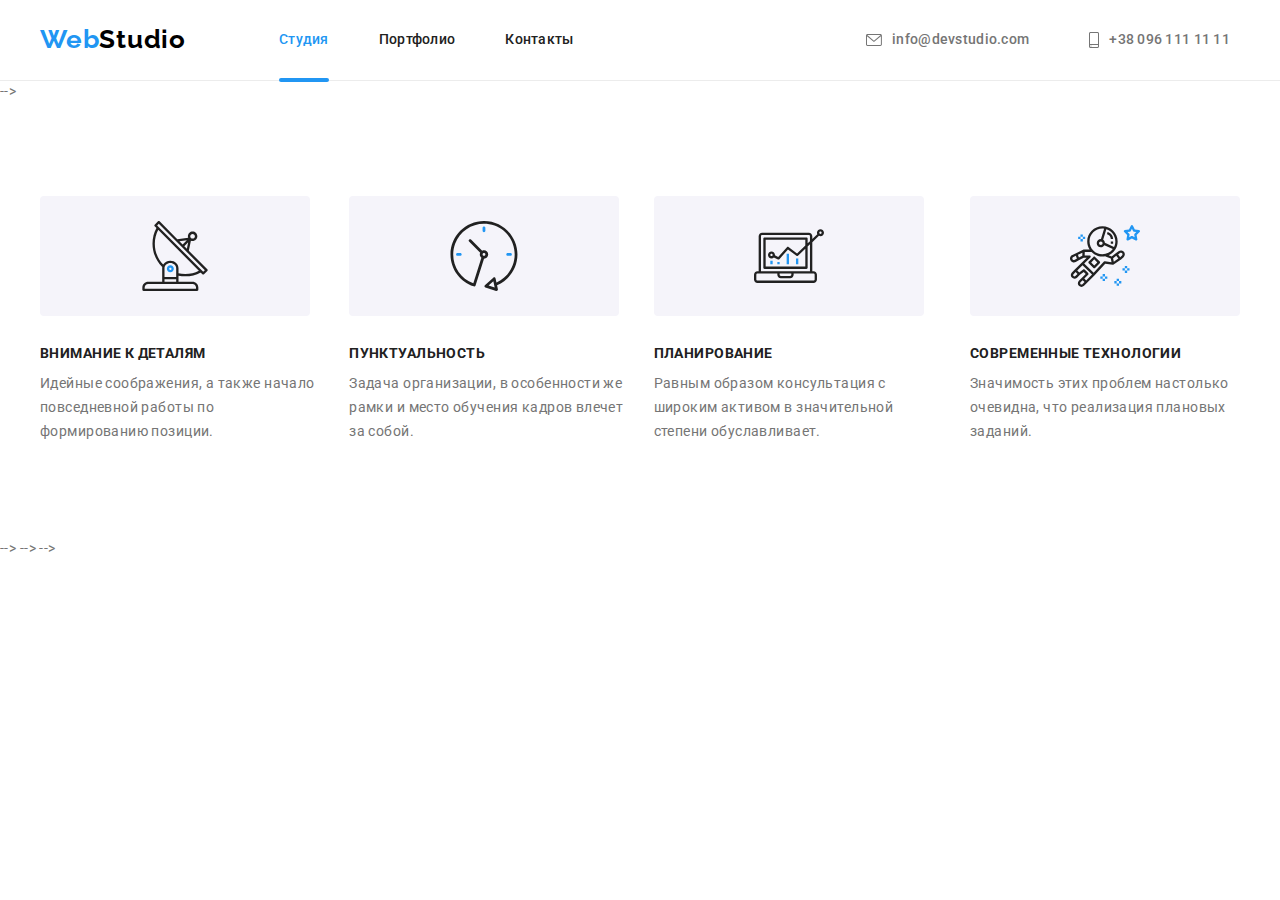
<file: index.html>
<!DOCTYPE html>
<html lang="ru">
  <head>
    <meta charset="UTF-8" />
    <meta http-equiv="X-UA-Compatible" content="IE=edge" />
    <meta name="viewport" content="width=device-width, initial-scale=1.0" />
    <title>WebStudio</title>
    <link rel="preconnect" href="https://fonts.googleapis.com" />
    <link rel="preconnect" href="https://fonts.gstatic.com" crossorigin />
    <link
      href="https://fonts.googleapis.com/css2?family=Raleway:wght@700&family=Roboto:wght@400;500;700;900&display=swap"
      rel="stylesheet"
    />
    <link
      rel="stylesheet"
      href="https://cdnjs.cloudflare.com/ajax/libs/modern-normalize/1.1.0/modern-normalize.min.css"
      integrity="sha512-wpPYUAdjBVSE4KJnH1VR1HeZfpl1ub8YT/NKx4PuQ5NmX2tKuGu6U/JRp5y+Y8XG2tV+wKQpNHVUX03MfMFn9Q=="
      crossorigin="anonymous"
      referrerpolicy="no-referrer"
    />
    <!--<link rel="stylesheet" href="./css/index.css" />-->
    <link rel="stylesheet" href="./css/main.min.css" />
  </head>
  <body>
    <!-- =============================HEADER======================== -->

     <header class="header">
      <div class="container main-line">
        <a class="logo" href="./index.html" lang="en"
          >Web<span class="logo__accent">Studio</span></a
        >
        <nav class="navigation">
          <ul class="site-nav">
            <li class="item"><a href="./index.html" class="link current">Студия</a></li>
            <li class="item"><a href="./portfolio.html" class="link">Портфолио</a></li>
            <li class="item"><a href="./index.html" class="link">Контакты</a></li>
          </ul>
        </nav>
        <ul class="header-contact">
          <li class="item">
            <a href="mailto:info@devstudio.com" class="header-contact-link icon-envelope-1">
              <svg class="envelope-icon icon" width="16" height="12">
                <use href="./images/icons.svg#icon-envelope-1"></use></svg
              >info@devstudio.com</a
            >
          </li>

          <li class="item">
            <a href="tel+380961111111" class="header-contact-link icon-smartphone-1">
              <svg class="smartphone-icon icon" width="10" height="16">
                <use href="./images/icons.svg#icon-smartphone-1"></use></svg
              >+38 096 111 11 11</a
            >
          </li>
        </ul>
      </div>
    </header> -->
    <!--==================================HERO=================================-->
    <main>
      <!-- <section class="hero">
        <div class="container">
          <h1
            class="hero__title"
            data-aos="fade-zoom-in"
            data-aos-easing="ease-in-back"
            data-aos-delay="300"
            data-aos-offset="0"
          >
            Эффективные решения для вашего бизнеса
          </h1>
          <button data-modal-open type="button" class="button primary">Заказать услугу</button>
        </div>
      </section> -->

      <!--=========================================COMPANY-PROFILE======================================-->

      <section class="features section">
        <div class="container">
          <h2 class="visually-hidden">Характеристика</h2>

          <ul class="features__list">
            <li class="features__item">
              <div class="features__icon">
                <svg class="icon" width="70" height="70">
                  <use href="./images/icons.svg#icon-antenna"></use>
                </svg>
              </div>
              <h3 class="features__title">Внимание к деталям</h3>
              <p class="features__text">
                Идейные соображения, а также начало повседневной работы по формированию позиции.
              </p>
            </li>

            <li class="features__item">
              <div class="features__icon">
                <svg class="icon" width="70" height="70">
                  <use href="./images/icons.svg#icon-clock"></use>
                </svg>
              </div>
              <h3 class="features__title">Пунктуальность</h3>
              <p class="features__text">
                Задача организации, в особенности же рамки и место обучения кадров влечет за собой.
              </p>
            </li>

            <li class="features__item">
              <div class="features__icon">
                <svg class="icon" width="70" height="70">
                  <use href="./images/icons.svg#icon-diagram"></use>
                </svg>
              </div>
              <h3 class="features__title">Планирование</h3>
              <p class="features__text">
                Равным образом консультация с широким активом в значительной степени обуславливает.
              </p>
            </li>

            <li class="features__item">
              <div class="features__icon">
                <svg class="icon" width="70" height="70">
                  <use href="./images/icons.svg#icon-astronaut"></use>
                </svg>
              </div>
              <h3 class="features__title">Современные технологии</h3>
              <p class="features__text">
                Значимость этих проблем настолько очевидна, что реализация плановых заданий.
              </p>
            </li>
          </ul>
        </div>
      </section>

      <!--=======================================WHAT`S-COMPANY-DO===================================-->

      <!-- <section class="work section bg">
        <div class="container bg">
          <h2 class="title" data-aos="zoom-out">Чем мы занимаемся</h2>

          <ul class="work__list">
            <li class="work__item" data-aos="fade-up-right">
              <img src="./images/pic-1.jpg" alt="Разработка програм" width="370" height="294" />
              <p class="work__text">Десктопные приложения</p>
            </li>

            <li class="work__item" data-aos="fade-down">
              <img
                src="./images/pic-2.jpg"
                alt="Разработка мобильних приложений"
                width="370"
                height="294"
              />
              <p class="work__text">Мобильные приложения</p>
            </li>

            <li class="work__item" data-aos="fade-left">
              <img src="./images/pic-3.jpg" alt="Разработка дизайна" width="370" height="294" />

              <p class="work__text">Дизайнерские решения</p>
            </li>
          </ul>
        </div>
      </section>

      <!--=====================================OUR-TEAM=======================================-->

      <!-- <section class="team section bg">
        <div class="container bg">
          <h2 class="title" data-aos="zoom-out">Наша команда</h2>
          <ul class="team__list">
            <!--Игорь-->
            <!-- <li class="team__item">
              <div class="item">
                <img src="./images/img-1.jpg" alt="Фото Игоря" width="270" class="team__img" />
              </div>
              <div class="team__content">
                <h3 class="team__name">Игорь Демьяненко</h3>
                <p class="team__position">Product Designer</p>
                <ul class="team__social">
                  <li class="social__item">
                    <a
                      class="social__link"
                      href="https://www.instagram.com"
                      target="_blank"
                      rel="noopener noreferrer"
                    >
                      <svg class="social__icon" width="20" height="20">
                        <use href="./images/icons.svg#icon-instagram"></use>
                      </svg>
                    </a>
                  </li>
                  <li class="social__item">
                    <a
                      class="social__link"
                      href="https://twitter.com/"
                      target="_blank"
                      rel="noopener noreferrer"
                    >
                      <svg class="social__icon" width="20" height="20">
                        <use href="./images/icons.svg#icon-twitter"></use>
                      </svg>
                    </a>
                  </li>

                  <li class="social__item">
                    <a
                      class="social__link"
                      href="https://www.facebook.com"
                      target="_blank"
                      rel="noopener noreferrer"
                    >
                      <svg class="social__icon" width="20" height="20">
                        <use href="./images/icons.svg#icon-facebook"></use></svg
                    ></a>
                  </li>
                  <li class="social__item">
                    <a
                      class="social__link"
                      href="https://linkendin.com/"
                      target="_blank"
                      rel="noopener noreferrer"
                    >
                      <svg class="social__icon" width="20" height="20">
                        <use href="./images/icons.svg#icon-linkedin"></use>
                      </svg>
                    </a>
                  </li>
                </ul>
              </div>
            </li> -->

            <!--Ольга-->

            <!-- <li class="team__item">
              <div class="item">
                <img src="./images/img-2.jpg" alt="Ольга Репина" width="270" class="team__img" />
              </div>

              <div class="team__content">
                <h3 class="team__name">Ольга Репина</h3>
                <p class="team__position">Frontend Developer</p>
                <ul class="team__social">
                  <li class="social__item">
                    <a
                      class="social__link"
                      href="https://www.instagram.com"
                      target="_blank"
                      rel="noopener noreferrer"
                    >
                      <svg class="social__icon" width="20" height="20">
                        <use href="./images/icons.svg#icon-instagram"></use>
                      </svg>
                    </a>
                  </li>
                  <li class="social__item">
                    <a
                      class="social__link"
                      href="https://twitter.com/"
                      target="_blank"
                      rel="noopener noreferrer"
                    >
                      <svg class="social__icon" width="20" height="20">
                        <use href="./images/icons.svg#icon-twitter"></use>
                      </svg>
                    </a>
                  </li>
                  <li class="social__item">
                    <a
                      class="social__link"
                      href="https://www.facebook.com"
                      target="_blank"
                      rel="noopener noreferrer"
                    >
                      <svg class="social__icon" width="20" height="20">
                        <use href="./images/icons.svg#icon-facebook"></use></svg
                    ></a>
                  </li>
                  <li class="social__item">
                    <a
                      class="social__link"
                      href="https://www.linkedin.com"
                      target="_blank"
                      rel="noopener noreferrer"
                    >
                      <svg class="social__icon" width="20" height="20">
                        <use href="./images/icons.svg#icon-linkedin"></use></svg
                    ></a>
                  </li>
                </ul>
              </div>
            </li> -->

            <!--Николай-->

            <!-- <li class="team__item">
              <div class="item">
                <img src="./images/img-3.jpg" alt="Николай Тарасов" width="270" class="team__img" />
              </div>
              <div class="team__content">
                <h3 class="team__name">Николай Тарасов</h3>
                <p class="team__position">Marketing</p>
                <ul class="team__social">
                  <li class="social__item">
                    <a
                      class="social__link"
                      href="https://www.instagram.com"
                      target="_blank"
                      rel="noopener noreferrer"
                    >
                      <svg class="social__icon" width="20" height="20">
                        <use href="./images/icons.svg#icon-instagram"></use>
                      </svg>
                    </a>
                  </li>
                  <li class="social__item">
                    <a
                      class="social__link"
                      href="https://twitter.com/"
                      target="_blank"
                      rel="noopener noreferrer"
                    >
                      <svg class="social__icon" width="20" height="20">
                        <use href="./images/icons.svg#icon-twitter"></use>
                      </svg>
                    </a>
                  </li>
                  <li class="social__item">
                    <a
                      class="social__link"
                      href="https://www.facebook.com"
                      target="_blank"
                      rel="noopener noreferrer"
                    >
                      <svg class="social__icon" width="20" height="20">
                        <use href="./images/icons.svg#icon-facebook"></use></svg
                    ></a>
                  </li>
                  <li class="social__item">
                    <a
                      class="social__link"
                      href="https://www.linkedin.com"
                      target="_blank"
                      rel="noopener noreferrer"
                    >
                      <svg class="social__icon" width="20" height="20">
                        <use href="./images/icons.svg#icon-linkedin"></use></svg
                    ></a>
                  </li>
                </ul>
              </div>
            </li> -->

            <!--Михаил-->

            <!-- <li class="team__item">
              <div class="item">
                <img src="./images/img-4.jpg" alt="Михаил Ермаков" width="270" class="team__img" />
              </div>
              <div class="team__content">
                <h3 class="team__name">Михаил Ермаков</h3>
                <p class="team__position">UI Designer</p>
                <ul class="team__social">
                  <li class="social__item">
                    <a
                      class="social__link"
                      href="https://www.instagram.com"
                      target="_blank"
                      rel="noopener noreferrer"
                    >
                      <svg class="social__icon" width="20" height="20">
                        <use href="./images/icons.svg#icon-instagram"></use>
                      </svg>
                    </a>
                  </li>
                  <li class="social__item">
                    <a
                      class="social__link"
                      href="https://twitter.com/"
                      target="_blank"
                      rel="noopener noreferrer"
                    >
                      <svg class="social__icon" width="20" height="20">
                        <use href="./images/icons.svg#icon-twitter"></use>
                      </svg>
                    </a>
                  </li>
                  <li class="social__item">
                    <a
                      class="social__link"
                      href="https://www.facebook.com"
                      target="_blank"
                      rel="noopener noreferrer"
                    >
                      <svg class="social__icon" width="20" height="20">
                        <use href="./images/icons.svg#icon-facebook"></use>
                      </svg>
                    </a>
                  </li>
                  <li class="social__item">
                    <a
                      class="social__link"
                      href="https://www.linkedin.com"
                      target="_blank"
                      rel="noopener noreferrer"
                    >
                      <svg class="social__icon" width="20" height="20">
                        <use href="./images/icons.svg#icon-linkedin"></use>
                      </svg>
                    </a>
                  </li>
                </ul>
              </div>
            </li>
          </ul>
        </div>
      </section> -->

      <!-- <section class="clients section">
        <div class="container">
          <h2 class="title">Постоянные клиенты</h2>
          <ul class="clients__list">
            <li class="clients__item">
              <a href="" class="clients__link">
                <svg class="clients__icon">
                  <use href="./images/icons.svg#icon-logo-1"></use>
                </svg>
              </a>
            </li>
            <li class="clients__item">
              <a href="" class="clients__link">
                <svg class="clients__icon">
                  <use href="./images/icons.svg#icon-logo2"></use>
                </svg>
              </a>
            </li>
            <li class="clients__item">
              <a href="" class="clients__link">
                <svg class="clients__icon">
                  <use href="./images/icons.svg#icon-Logo-4"></use>
                </svg>
              </a>
            </li>
            <li class="clients__item">
              <a href="" class="clients__link">
                <svg class="clients__icon">
                  <use href="./images/icons.svg#icon-Logo-3"></use></svg
              ></a>
            </li>
            <li class="clients__item">
              <a href="" class="clients__link">
                <svg class="clients__icon">
                  <use href="./images/icons.svg#icon-Logo-5"></use>
                </svg>
              </a>
            </li>
            <li class="clients__item">
              <a href="" class="clients__link">
                <svg class="clients__icon">
                  <use href="./images/icons.svg#icon-Logo-6"></use>
                </svg>
              </a>
            </li>
          </ul>
        </div>
      </section>
    </main> --> -->

    <!--====================================================FOOTER==========================================-->

    <!-- <footer class="footer">
      <div class="container">
        <!--<h2 class="visually-hidden">Наши контакты</h2>-->
        <!-- <div class="footer-content">
          <a class="footer-logo" href="./index.html" lang="en"
            >Web<span class="footer-logo-accent">Studio</span></a
          >

          <address class="footer-address">
            <ul class="address-list">
              <li class="address-item">
                <a
                  href="https://goo.gl/maps/edewpoqACezQndHs5"
                  target="_blank"
                  rel="noopener noreferrer"
                  class="footer-address-link"
                >
                  г. Киев, пр-т Леси Украинки, 26</a
                >
              </li>

              <li class="address-item">
                <a href="mailto:info@example.com" class="footer-address-contact"
                  >info@example.com</a
                >
              </li>
              <li class="address-item">
                <a href="tel+380991111111" class="footer-address-contact">+38 099 111 11 11</a>
              </li>
            </ul>
          </address>
        </div>

        <div class="footer-social-content">
          <p class="footer-social-text">присоединяйтесь</p>
          <ul class="social">
            <li class="social__item">
              <a
                class="social__link social__link--footer"
                href="https://www.instagram.com"
                target="_blank"
                rel="noopener noreferrer"
              >
                <svg class="social__icon social__icon--footer" width="20" height="20">
                  <use href="./images/icons.svg#icon-instagram"></use>
                </svg>
              </a>
            </li>

            <li class="social__item">
              <a
                class="social__link social__link--footer"
                href="https://twitter.com/"
                target="_blank"
                rel="noopener noreferrer"
              >
                <svg class="social__icon social__icon--footer" width="20" height="20">
                  <use href="./images/icons.svg#icon-twitter"></use>
                </svg>
              </a>
            </li>

            <li class="social__item">
              <a
                class="social__link social__link--footer"
                href="https://www.facebook.com"
                target="_blank"
                rel="noopener noreferrer"
              >
                <svg class="social__icon social__icon--footer" width="20" height="20">
                  <use href="./images/icons.svg#icon-facebook"></use></svg
              ></a>
            </li>
            <li class="social__item">
              <a
                class="social__link social__link--footer"
                href="https://www.linkedin.com"
                target="_blank"
                rel="noopener noreferrer"
              >
                <svg class="social__icon social__icon--footer" width="20" height="20">
                  <use href="./images/icons.svg#icon-linkedin"></use>
                </svg>
              </a>
            </li>
          </ul>
        </div>
        <div class="footer-email">
          <h3 class="footer-email-text">Подпишитесь на рассылку</h3>
          <form class="footer-form">
            <input name="user-email" class="footer-form-input" type="email" placeholder="E-mail" />
            <button type="submit" class="button primary footer-btn">
              Подписаться
              <svg class="icon-send" width="24" height="24">
                <use href="./images/icons.svg#icon-icon-send"></use>
              </svg>
            </button>
          </form>
        </div>
      </div>
    </footer> --> -->

    <div class="backdrop is-hidden" data-modal>
      <div class="modal">
        <button type="button" class="close-modal" data-modal-close>
          <svg class="icon-close-black" width="18" height="18">
            <use href="./images/icons.svg#icon-close-black"></use>
          </svg>
        </button>
        <form class="form js-speaker-form">
          <p class="form-title">Оставьте свои данные, мы вам перезвоним</p>

          <div class="form-field">
            <label class="form-label label-name" for="name">Имя</label>
            <input class="form-input" type="text" name="user-name" id="name" required autofocus />
            <span class="form-icon">
              <svg class="icon" width="20" height="20">
                <use href="./images/icons.svg#icon-person-black"></use>
              </svg>
            </span>
          </div>

          <div class="form-field">
            <label class="form-label" for="telephone">Телефон</label>
            <input
              class="form-input"
              type="tel"
              name="user-telephone"
              id="telephone"
              required
              maxlength="10"
              pattern="[\+]\d{2}\s[\(]\d{3}[\)]\s\d{3}[\-]\d{2}[\-]\d{2}"
            /><span class="form-icon">
              <svg class="icon" width="20" height="20">
                <use href="./images/icons.svg#icon-phone-black"></use>
              </svg>
            </span>
          </div>

          <div class="form-field">
            <label class="form-label" for="email">Почта</label>
            <input class="form-input" name="user-email" id="email" />
            <span class="form-icon">
              <svg class="icon" width="20" height="20">
                <use href="./images/icons.svg#icon-email-black"></use>
              </svg>
            </span>
          </div>

          <div class="form-field">
            <label class="form-label" for="comment">Комментарий</label>
            <textarea
              class="form-input-comment"
              name="user-comment"
              id="comment"
              placeholder="Введите текст"
            ></textarea>
          </div>
          <div class="form-input-term">
            <label class="form-label form-label-term">
              <input type="checkbox" value="term" class="checkbox" />

              <span class="checkbox-icon"></span>Соглашаюсь с рассылкой и принимаю
              <a href="/" class="term">Условия договора</a></label
            >
          </div>
          <button type="submit" class="button form-btn">Отправить</button>
        </form>
      </div>
    </div>
    <script src="./js/modal.js"></script>
    <script src="https://unpkg.com/aos@2.3.1/dist/aos.js"></script>
    <script>
      AOS.init();
    </script> -->
  </body>
</html>
</file>
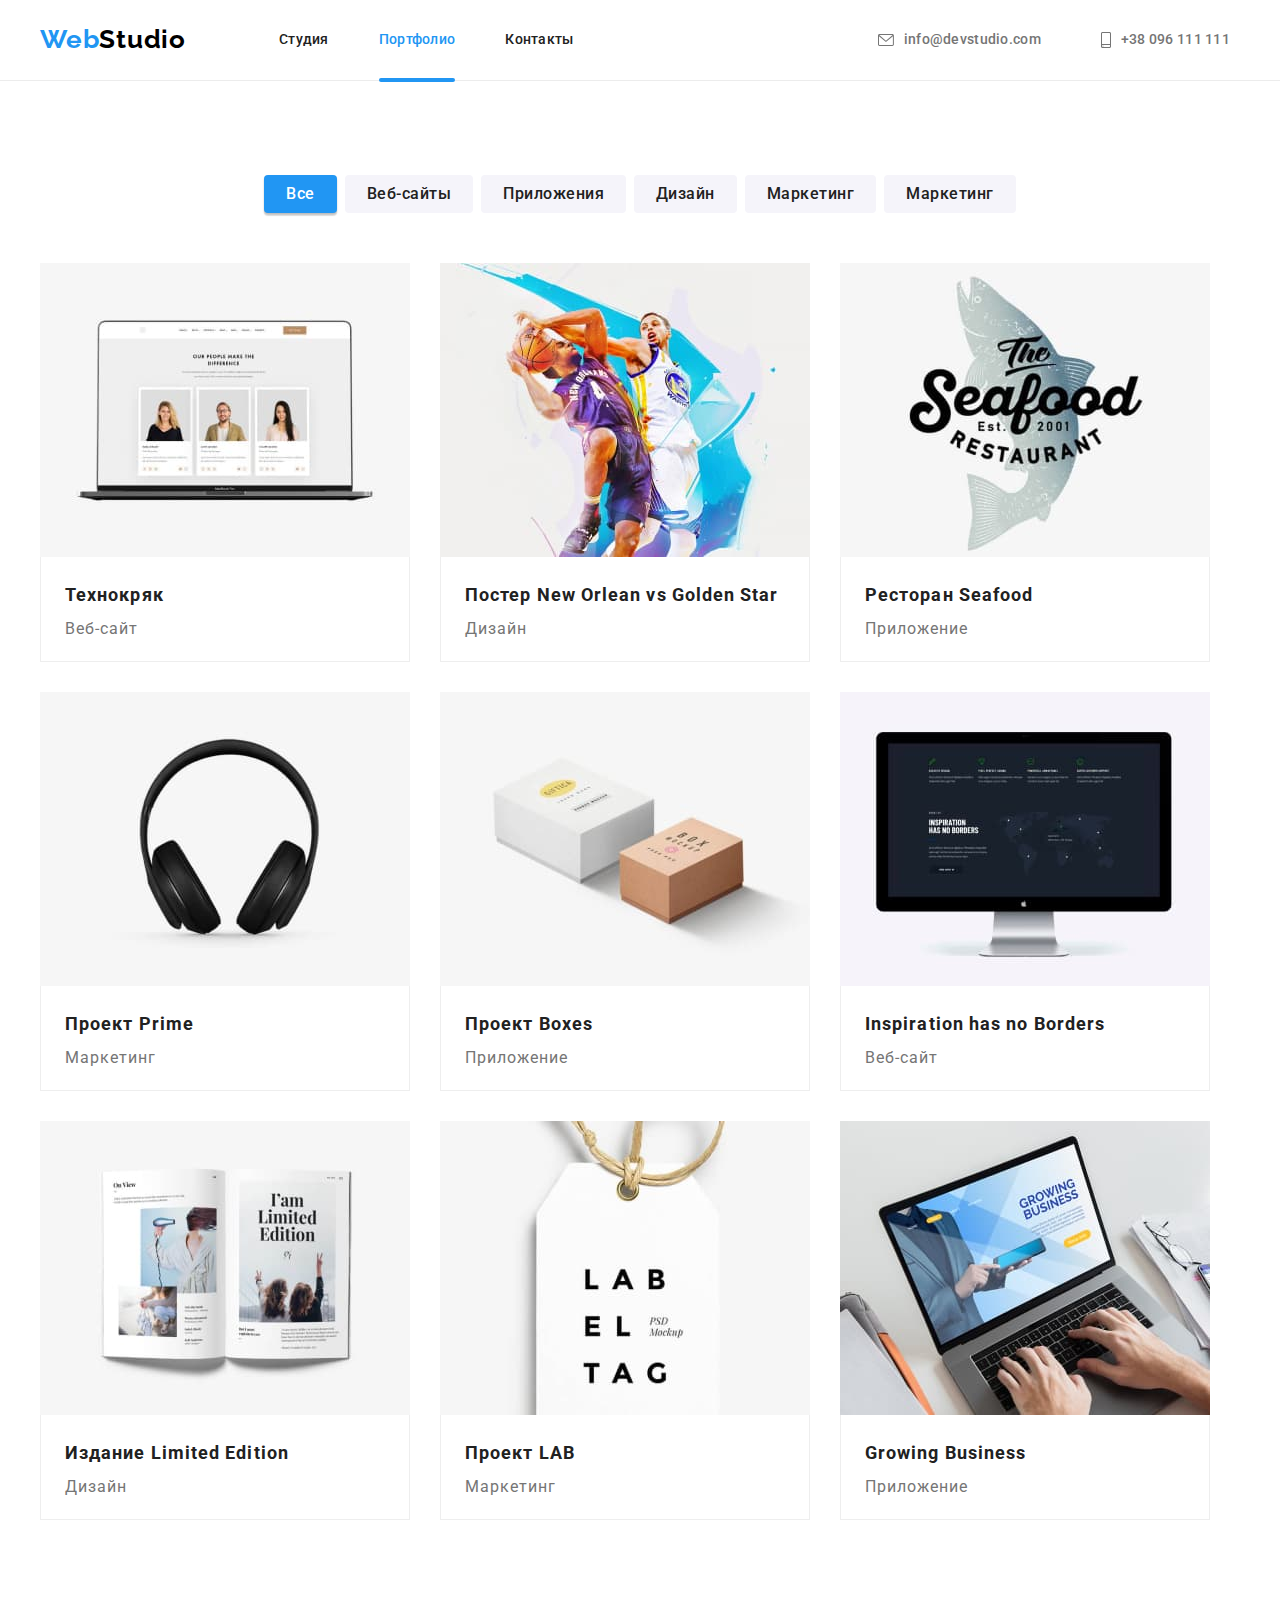
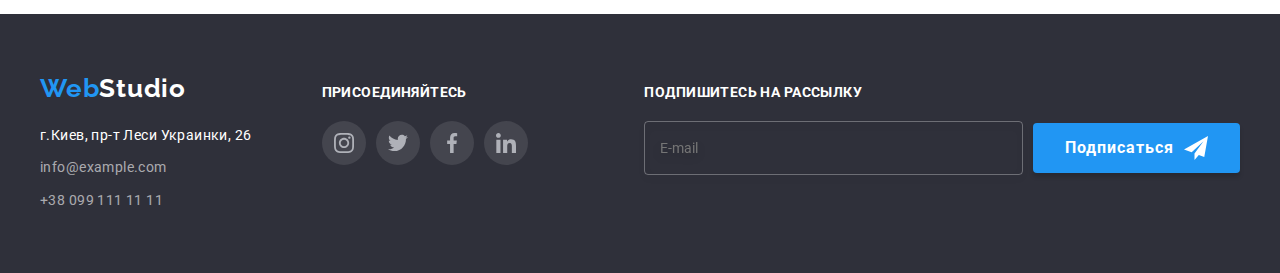
<file: portfolio.html>
<!DOCTYPE html>
<html lang="en">
  <head>
    <meta charset="UTF-8" />
    <meta http-equiv="X-UA-Compatible" content="IE=edge" />
    <meta name="viewport" content="width=device-width, initial-scale=1.0" />
    <title>Portfolio</title>
    <link rel="preconnect" href="https://fonts.googleapis.com" />
    <link rel="preconnect" href="https://fonts.gstatic.com" crossorigin />
    <link
      href="https://fonts.googleapis.com/css2?family=Raleway:wght@700&family=Roboto:wght@400;500;700;900&display=swap"
      rel="stylesheet"
    />
    <link
      rel="stylesheet"
      href="https://cdnjs.cloudflare.com/ajax/libs/modern-normalize/1.1.0/modern-normalize.min.css"
      integrity="sha512-wpPYUAdjBVSE4KJnH1VR1HeZfpl1ub8YT/NKx4PuQ5NmX2tKuGu6U/JRp5y+Y8XG2tV+wKQpNHVUX03MfMFn9Q=="
      crossorigin="anonymous"
      referrerpolicy="no-referrer"
    />
    <!--<link rel="stylesheet" href="./css/index.css" />-->
    <link rel="stylesheet" href="./css/main.min.css" />
  </head>
  <body>
    <!--header-->
    <header class="header">
      <div class="container main-line">
        
          <a class="logo" href="./index.html" lang="en"
            >Web<span class="logo__accent">Studio</span></a
          >
         <nav class="navigation">
          <ul class="site-nav">
            <li class="item">
              <a href="./index.html" class="link">Студия</a>
            </li>
            <li class="item">
              <a href="./portfolio.html" class="link current">Портфолио</a>
            </li>
            <li class="item">
              <a href="/" class="link">Контакты</a>
            </li>
          </ul>
        </nav>
        <!--contacts-->

        <ul class="header-contact">
          <li class="item">
            <a href="mailto:info@devstudio.com" class="header-contact-link icon-envelope-1">
              <svg class="envelope-icon icon" width="16px" height="12px">
                <use href="./images/icons.svg#icon-envelope-1"></use></svg
              >info@devstudio.com</a
            >
          </li>

          <li class="item">
            <a href="tel:+38096111111" class="header-contact-link icon-smartphone-1">
              <svg class="smartphone-icon icon" width="10px" height="16px">
                <use href="./images/icons.svg#icon-smartphone-1"></use></svg
              >+38 096 111 111</a
            >
          </li>
        </ul>
      </div>
    </header>

    <!--buttons-->
    <main>
      <section class="portfolio section">
        <div class="container">
          <h1 class="visually-hidden">Портфолио</h1>
          <ul class="button-list">
            <li class="btn">
              <button type="button" class="button secondary current-btn">Все</button>
            </li>
            <li class="btn">
              <button type="button" class="button secondary">Веб-сайты</button>
            </li>
            <li class="btn">
              <button type="button" class="button secondary">Приложения</button>
            </li>
            <li class="btn">
              <button type="button" class="button secondary">Дизайн</button>
            </li>
            <li class="btn">
              <button type="button" class="button secondary">Маркетинг</button>
            </li>
            <li class="btn">
              <button type="button" class="button secondary">Маркетинг</button>
            </li>
          </ul>

          <!--pictures-->

          <ul class="gallery__list">
            <li class="gallery__item">
              <a class="item">
                <div class="card-tumb">
                  <img src="./images/photo-1.jpg" alt="Ноутбук" width="370" height="294" />

                  <p class="card-content__action">
                    Ресурс предлагает комплексные предложения с разным уровнем функционала и
                    сервисов. Все это позволит посетителю получить исчерпывающие сведения о компании
                    или частном лице.
                  </p>
                </div>

                <div class="card-content">
                  <h2 class="image-title">Технокряк</h2>
                  <p class="image-text">Веб-сайт</p>
                </div>
              </a>
            </li>

            <!-- second-->

            <li class="gallery__item">
              <a class="item">
                <div class="card-tumb">
                  <img src="./images/photo-2.jpg" alt="Баскетбол" width="370" height="294" />

                  <div class="card-content__action">
                    <p>
                      Ресурс предлагает комплексные предложения с разным уровнем функционала и
                      сервисов. Все это позволит посетителю получить исчерпывающие сведения о
                      компании или частном лице.
                    </p>
                  </div>
                </div>

                <div class="card-content">
                  <h2 class="image-title">Постер New Orlean vs Golden Star</h2>
                  <p class="image-text">Дизайн</p>
                </div>
              </a>
            </li>
            <li class="gallery__item">
              <a class="item">
                <div class="card-tumb">
                  <img src="./images/photo-3.jpg" alt="Рыбный ресторан" width="370" height="294" />

                  <div class="card-content__action">
                    <p>
                      Ресурс предлагает комплексные предложения с разным уровнем функционала и
                      сервисов. Все это позволит посетителю получить исчерпывающие сведения о
                      компании или частном лице.
                    </p>
                  </div>
                </div>
                <div class="card-content">
                  <h2 class="image-title">Ресторан Seafood</h2>
                  <p class="image-text">Приложение</p>
                </div>
              </a>
            </li>
            <li class="gallery__item">
              <a class="item">
                <div class="card-tumb">
                  <img src="./images/photo-4.jpg" alt="Наушники" width="370" height="294" />

                  <div class="card-content__action">
                    <p>
                      Ресурс предлагает комплексные предложения с разным уровнем функционала и
                      сервисов. Все это позволит посетителю получить исчерпывающие сведения о
                      компании или частном лице.
                    </p>
                  </div>
                </div>
                <div class="card-content">
                  <h2 class="image-title">Проект Prime</h2>
                  <p class="image-text">Маркетинг</p>
                </div>
              </a>
            </li>
            <li class="gallery__item">
              <a class="item">
                <div class="card-tumb">
                  <img src="./images/photo-5.jpg" alt="Коробки" width="370" height="294" />

                  <div class="card-content__action">
                    <p>
                      Ресурс предлагает комплексные предложения с разным уровнем функционала и
                      сервисов. Все это позволит посетителю получить исчерпывающие сведения о
                      компании или частном лице.
                    </p>
                  </div>
                </div>

                <div class="card-content">
                  <h2 class="image-title">Проект Boxes</h2>
                  <p class="image-text">Приложение</p>
                </div>
              </a>
            </li>

            <li class="gallery__item">
              <a class="item">
                <div class="card-tumb">
                  <img src="./images/photo-6.jpg" alt="Экран компьютера" width="370" height="294" />

                  <div class="card-content__action">
                    <p>
                      Ресурс предлагает комплексные предложения с разным уровнем функционала и
                      сервисов. Все это позволит посетителю получить исчерпывающие сведения о
                      компании или частном лице.
                    </p>
                  </div>
                </div>
                <div class="card-content">
                  <h2 class="image-title">Inspiration has no Borders</h2>
                  <p class="image-text">Веб-сайт</p>
                </div>
              </a>
            </li>
            <li class="gallery__item">
              <a class="item">
                <div class="card-tumb">
                  <img src="./images/photo-7.jpg" alt="Журнал" width="370" height="294" />

                  <div class="card-content__action">
                    <p>
                      Ресурс предлагает комплексные предложения с разным уровнем функционала и
                      сервисов. Все это позволит посетителю получить исчерпывающие сведения о
                      компании или частном лице.
                    </p>
                  </div>
                </div>
                <div class="card-content">
                  <h2 class="image-title">Издание Limited Edition</h2>
                  <p class="image-text">Дизайн</p>
                </div>
              </a>
            </li>
            <li class="gallery__item">
              <a class="item">
                <div class="card-tumb">
                  <img src="./images/photo-8.jpg" alt="Бирка" width="370" height="294" />

                  <div class="card-content__action">
                    <p>
                      Ресурс предлагает комплексные предложения с разным уровнем функционала и
                      сервисов. Все это позволит посетителю получить исчерпывающие сведения о
                      компании или частном лице.
                    </p>
                  </div>
                </div>
                <div class="card-content">
                  <h2 class="image-title">Проект LAB</h2>
                  <p class="image-text">Маркетинг</p>
                </div>
              </a>
            </li>
            <li class="gallery__item">
              <a class="item">
                <div class="card-tumb">
                  <img
                    src="./images/photo-9.jpg"
                    alt="Веб-сайт на экране ноутбука"
                    width="370"
                    height="294"
                  />

                  <div class="card-content__action">
                    <p>
                      Ресурс предлагает комплексные предложения с разным уровнем функционала и
                      сервисов. Все это позволит посетителю получить исчерпывающие сведения о
                      компании или частном лице.
                    </p>
                  </div>
                </div>
                <div class="card-content">
                  <h2 class="image-title">Growing Business</h2>
                  <p class="image-text">Приложение</p>
                </div>
              </a>
            </li>
          </ul>
        </div>
      </section>
    </main>

    <!--footer----------->

    <footer class="footer">
      <div class="container">
        <h2 class="visually-hidden">Наши контакты</h2>
        <div class="footer-content">
          <a class="footer-logo" href="./index.html" lang="en"
            >Web<span class="footer-logo-accent">Studio</span></a
          >

          <address class="footer-address">
            <ul class="address-list">
              <li class="address-item">
                <a
                  href="https://goo.gl/maps/edewpoqACezQndHs5"
                  target="_blank"
                  rel="noopener noreferrer"
                  class="footer-address-link"
                  >г.Киев, пр-т Леси Украинки, 26</a
                >
              </li>
              <li class="address-item">
                <a href="mailto:info@example.com" class="footer-address-contact"
                  >info@example.com</a
                >
              </li>
              <li class="address-item">
                <a href="tel+380991111111" class="footer-address-contact">+38 099 111 11 11 </a>
              </li>
            </ul>
          </address>
        </div>
        <div class="footer-social-content">
          <h3 class="footer-social-text">присоединяйтесь</h3>
          <ul class="social">
            <li class="social__item">
              <a
                class="social__link social__link--footer"
                href="https://www.instagram.com"
                target="_blank"
                rel="noopener noreferrer"
              >
                <svg class="social__icon social__icon--footer" width="20" height="20">
                  <use href="./images/icons.svg#icon-instagram"></use>
                </svg>
              </a>
            </li>
            <li class="social__item">
              <a
                class="social__link social__link--footer"
                class="footer-icon-item"
                href="https://twitter.com/"
                target="_blank"
                rel="noopener noreferrer"
              >
                <svg class="social__icon social__icon--footer" width="20" height="20">
                  <use
                    href="./images/icons.svg#icon-twitter"
                    href="https://twitter.com/"
                    target="_blank"
                    rel="noopener noreferrer"
                  ></use>
                </svg>
              </a>
            </li>
            <li class="social__item">
              <a
                class="social__link social__link--footer"
                href="https://www.facebook.com"
                target="_blank"
                rel="noopener noreferrer"
              >
                <svg class="social__icon social__icon--footer" width="20" height="20">
                  <use href="./images/icons.svg#icon-facebook"></use>
                </svg>
              </a>
            </li>
            <li class="social__item">
              <a
                class="social__link social__link--footer"
                href="https://www.linkedin.com"
                target="_blank"
                rel="noopener noreferrer"
              >
                <svg class="social__icon social__icon--footer" width="20" height="20">
                  <use href="./images/icons.svg#icon-linkedin"></use>
                </svg>
              </a>
            </li>
          </ul>
        </div>
        <div class="footer-email">
          <h3 class="footer-email-text">Подпишитесь на рассылку</h3>
          <form action="" class="footer-form">
            <input class="footer-form-input" type="email" placeholder="E-mail" />
            <button type="submit" class="button primary footer-btn">
              Подписаться
              <span
                ><svg class="icon-send" width="24" height="24">
                  <use href="./images/icons.svg#icon-icon-send"></use>
                </svg>
              </span>
            </button>
          </form>
        </div>
      </div>
    </footer>
  </body>
</html>
</file>
<file: css/main.min.css>
﻿body{font-family:"Roboto",sans-serif;background-color:var(--primary-bg);color:var(--text-color);font-size:14px;letter-spacing:.03em}.section{padding-top:94px;padding-bottom:94px}.container{width:1200px;margin:0 auto;padding-left:15px;padding-right:15px}article,aside,details,figcaption,figure,footer,header,hgroup,nav,section,summary{display:block}audio,canvas,video{display:inline-block}audio:not([controls]){display:none;height:0}[hidden],template{display:none}html{background:#fff;color:#000;-webkit-text-size-adjust:100%;-ms-text-size-adjust:100%}html,button,input,select,textarea{font-family:sans-serif}body{margin:0}a{background:rgba(0,0,0,0)}a:focus{outline:thin dotted}a:hover,a:active{outline:0}h1{font-size:2em;margin:.67em 0}h2{font-size:1.5em;margin:.83em 0}h3{font-size:1.17em;margin:1em 0}h4{font-size:1em;margin:1.33em 0}h5{font-size:.83em;margin:1.67em 0}h6{font-size:.75em;margin:2.33em 0}abbr[title]{border-bottom:1px dotted}b,strong{font-weight:bold}dfn{font-style:italic}mark{background:#ff0;color:#000}code,kbd,pre,samp{font-family:monospace,serif;font-size:1em}pre{white-space:pre;white-space:pre-wrap;word-wrap:break-word}q{quotes:"“" "”" "‘" "’"}q:before,q:after{content:"";content:none}small{font-size:80%}sub,sup{font-size:75%;line-height:0;position:relative;vertical-align:baseline}sup{top:-0.5em}sub{bottom:-0.25em}img{border:0}svg:not(:root){overflow:hidden}figure{margin:0}fieldset{border:1px solid silver;margin:0 2px;padding:.35em .625em .75em}legend{border:0;padding:0;white-space:normal}button,input,select,textarea{font-family:inherit;font-size:100%;margin:0;vertical-align:baseline}button,input{line-height:normal}button,select{text-transform:none}button,html input[type=button],input[type=reset],input[type=submit]{-webkit-appearance:button;cursor:pointer}button[disabled],input[disabled]{cursor:default}button::-moz-focus-inner,input::-moz-focus-inner{border:0;padding:0}textarea{overflow:auto;vertical-align:top}table{border-collapse:collapse;border-spacing:0}input[type=search]{-webkit-appearance:textfield;-moz-box-sizing:content-box;-webkit-box-sizing:content-box;box-sizing:content-box}input[type=search]::-webkit-search-cancel-button,input[type=search]::-webkit-search-decoration{-webkit-appearance:none}input[type=checkbox],input[type=radio]{box-sizing:border-box;padding:0}:root{--section-bg-color: #e5e5e5;--accent-color: #2196f3;--first-contrast-text-color: rgba(255, 255, 255, 1);--second-contact-text-color: rgba(255, 255, 255, 0.6);--text-color: #757575;--primary-bg: #ffffff;--dark-bg-color: rgba(47, 48, 58, 1);--title-text-color: #212121;--second-vector-color: rgba(255, 255, 255, 1);--main-vector-color: rgba(175, 177, 184, 1);--second-vector-color: rgba(255, 255, 255, 1);--timing-function: (0.4, 0, 0.2, 1)}h1,h2,h3,h4,p{margin:0}ul,ol{margin:0;padding:0;list-style:none}img{display:block;max-width:100%;height:auto}a{text-decoration:none}html,body{height:100%}body{line-height:1.5;-webkit-font-smoothing:antialiased}.input,button,textarea{outline:none;font:inherit}p,h1,h2,h3{overflow-wrap:break-word}#root,#__next{isolation:isolate}.visually-hidden{position:absolute;width:1px;height:1px;margin:-1px;border:0;padding:0;white-space:nowrap;clip-path:inset(100%);clip:rect(0 0 0 0);overflow:hidden}.footer-form,.social__link{display:flex;align-items:center}.button{border-radius:4px;border:0px;color:var(--first-contrast-text-color);background-color:var(--accent-color);font-family:inherit;font-weight:700;font-size:16px;line-height:1.87;cursor:pointer;border:rgba(0,0,0,0);transition-property:var(--section-bg-color);transition-duration:250ms;transition-timing-function:var(--timing-function)}.button.primary{color:var(--first-contrast-text-color);background-color:var(--accent-color);font-weight:700;line-height:1.87;display:flex;align-items:center;text-align:center;letter-spacing:.06em;padding:10px 32px 10px 32px;box-shadow:0px 4px 4px rgba(0,0,0,.15);margin:auto;border-radius:4px;cursor:pointer;border:rgba(0,0,0,0)}.button.primary:hover,.button.primary:focus{background-color:#188ce8;color:var(--second-font-color)}.button-list{display:flex;margin-bottom:50px;justify-content:center}.button.secondary{color:var(--title-text-color);background-color:#f5f4fa;line-height:1.62;font-weight:500;text-align:center;letter-spacing:.03em;padding:6px 22px 6px 22px;cursor:pointer;border:rgba(0,0,0,0);border-radius:4px}.button-list{display:flex;justify-content:center}.button-list .current,.button.secondary:hover,.button.secondary:focus{color:var(--first-contrast-text-color);background-color:var(--accent-color);box-shadow:0px 3px 1px rgba(0,0,0,.1),0px 1px 2px rgba(0,0,0,.08),0px 2px 2px rgba(0,0,0,.12);transition:250ms}.button-list .btn+.btn{margin-left:8px}.button-list .current-btn,.button.secondary:hover,.button.secondary:focus{color:var(--first-contrast-text-color);background-color:var(--accent-color);box-shadow:0px 3px 1px rgba(0,0,0,.1),0px 1px 2px rgba(0,0,0,.08),0px 2px 2px rgba(0,0,0,.12);transition:250ms}.button-list .btn+.btn{margin-left:8px}.logo{margin-right:93px;padding-top:24px;padding-bottom:25px;color:var(--accent-color);font-family:"Raleway",sans-serif;font-weight:700;font-size:26px;line-height:1.14;letter-spacing:.03em}.logo__accent{color:#000}.logo--footer{margin-bottom:20px;display:block}.logo__accent-footer{color:#fff}.backdrop{position:fixed;width:100%;height:100%;left:0px;top:0px;background:rgba(0,0,0,.2);opacity:1;transition-property:opacity;transition-duration:250ms;transition-timing-function:cubic-bezier(0.4, 0, 0.2, 1)}.backdrop.is-hidden{opacity:0;pointer-events:none;visibility:inherit}.no-scroll{overflow:hidden}.modal{display:flex;justify-content:flex-end;position:absolute;top:50%;left:50%;transform:translate(-50%, -50%);padding:40px;width:538px;height:581px;background-color:#fff;box-shadow:0px 1px 3px rgba(0,0,0,.12),0px 1px 1px rgba(0,0,0,.14),0px 2px 1px rgba(0,0,0,.2);border-radius:4px;opacity:1;transition-property:transform,opacity;transition-duration:250ms;transition-timing-function:var(--timing-function)}.close-modal{position:absolute;top:8px;right:8px;width:30px;height:30px;border-radius:50%;background:#fff;border:1px solid rgba(0,0,0,.1);display:flex;justify-content:center;align-items:center;flex-direction:row-reverse;color:#000;display:flex;align-items:center;justify-content:center;transition-property:fill;transition-duration:250ms;transition-timing-function:var(--timing-function)}.icon-close-black{fill:currentColor}.close-modal.item:hover{color:#2196f3}.icon-close-black:hover,.icon-close-black:focus{fill:var(--accent-color)}.form{width:100%}.form-title{margin-bottom:12px;font-size:20px;font-weight:700;line-height:1.15;letter-spacing:.03em;text-align:center;color:var(--title-text-color)}.form-field{display:flex;flex-direction:column;color:var(--text-color);position:relative}.form-field:not(:last-child){margin-bottom:12px}.form-input{width:450px;height:40px;border:1px solid rgba(33,33,33,.2);border-radius:4px;padding-left:42px;cursor:pointer;resize:none;transition-property:border;transition-duration:250ms;transition-timing-function:var(--timing-function)}.form-input::placeholder{font-size:12px;line-height:1.17;letter-spacing:.01em;color:rgba(117,117,117,.5)}.form-icon{position:absolute;top:35px;left:11px;transform:translateY(-40%);display:inline-block;width:18px;height:18px;fill:#000;transition-property:fill;transition-duration:250ms;transition-timing-function:var(--timing-function)}.form-input:focus~.form-icon,.form-input:hover~.form-icon{fill:var(--accent-color)}.form-label{margin-bottom:4px;font-size:12px;line-height:1.17;letter-spacing:.01em}.form-input-comment{padding:12px 16px;border:1px solid rgba(33,33,33,.2);border-radius:4px;width:450px;height:120px;resize:none;margin-bottom:8px}.form-input-term{display:inline-block;align-items:center;margin-bottom:30px}.form-label-term{display:flex;align-items:center;justify-content:center;font-size:14px;color:var(--text-color);padding-left:12px}.term{text-decoration:underline;color:var(--accent-color);margin-left:4px}.checkbox{position:absolute;width:1px;height:1px;margin:-1px;border:0;padding:0;clip:rect(0 0 0 0);overflow:hidden}.checkbox-icon{display:inline-block;margin-right:9px;width:16px;height:15px;border:2px solid #212121;border-radius:2px;background-image:url(../images/icon-check.svg);background-repeat:no-repeat;box-sizing:border-box;background-size:contain;background-position:center}.checkbox:checked+.checkbox-icon{border-color:rgba(0,0,0,0);background-color:var(--accent-color)}.checkbox:focus+.checkbox-icon{border-color:var(--accent-color)}.form-input:hover,.form-input:focus,.form-input-comment:hover,.form-input-comment:focus{border:1px solid #2196f3;outline:none}.button.form-btn{padding:10px 55px;color:var(--first-contrast-text-color);background-color:var(--accent-color);font-weight:700;line-height:1.87;display:flex;align-items:center;text-align:center;letter-spacing:.06em;padding:10px 55px;box-shadow:0px 4px 4px rgba(0,0,0,.15);margin:auto;margin-bottom:40px}.form-btn:hover,.form-btn:focus{background-color:#188ce8}.social{display:flex;justify-content:center}.social__item{height:44px;width:44px;margin-right:10px}.social__item:last-child{margin-right:0}.social__link{width:100%;height:100%;border-radius:50%;justify-content:center;transition-property:background-color;transition-duration:250ms;transition-timing-function:.4,0,.2,1}.social__link:hover,.social__link:focus{background-color:#2196f3}.social__icon{fill:#afb1b8}.social__link:hover .social__icon,.social__link:focus .social__icon{fill:#fff}.social__link--footer{background-color:rgba(255,255,255,.1)}.social__icon--footer{fill:#fff}.social__item{height:44px;width:44px}.social__link{width:100%;height:100%;border-radius:50%;display:flex;align-items:center;color:#afb1b8;justify-content:center;transition-property:background-color,color;transition-duration:250ms;transition-timing-function:var(--timing-function)}.social__:hover,.social__:focus{background-color:var(--accent-color);color:#fff}.social__icon{fill:currentColor}.title{font-size:36px;line-height:1.16;letter-spacing:.03em;text-align:center;color:#212121;margin-bottom:50px}.clients__list{display:flex}.clients__item{width:170px;height:92px;margin-right:30px}.clients__item:last-child{margin-right:0}.clients__link{width:100%;height:100%;display:flex;align-items:center;justify-content:center;border:1px solid #afb1b8;color:#afb1b8;border-radius:4px;transform:scale(1);transition-property:border-color,transform,color;transition-duration:250ms;transition-timing-function:.4,0,.2,1}.clients__link:hover,.clients__link:focus{border-color:#2196f3;color:#2196f3;transform:scale(1.25)}.clients__list{display:flex;justify-content:center}.clients__icon{width:106px;height:60px;fill:currentColor}.features__list{display:flex}.features__item{margin-right:30px}.features__item:last-child{margin-right:0}.features__title{font-weight:700;font-size:14px;line-height:1.14;letter-spacing:.03em;line-height:1.14;text-transform:uppercase;color:#212121;margin-bottom:12px;margin-top:30px;margin-bottom:10px}.features__text{font-size:14px;line-height:1.71;letter-spacing:.03em;color:#757575}.features__icon{display:flex;width:270px;height:120px;background-color:#f5f4fa;border-radius:4px;align-items:center;justify-content:center}.footer{padding-top:60px;padding-bottom:60px;background-color:#2f303a}.footer .container{display:flex;align-items:baseline}.footer-logo{font-size:26px;font-weight:700;font-family:"Raleway",sans-serif;line-height:1.14;letter-spacing:.03em;color:var(--accent-color);display:block;margin-bottom:20px}.footer-logo-accent{color:var(--first-contrast-text-color)}.footer-address{font-style:normal;font-size:14px;line-height:1.71;letter-spacing:.03em}.footer-address-link{color:#fff;transition-property:color;transition-duration:250ms;transition-timing-function:.4,0,.2,1}.footer-address-link:hover,.footer-address-link:focus{color:var(--accent-color)}.footer-address-contact{color:rgba(255,255,255,.6);transition-property:color;transition-duration:250ms;transition-timing-function:var(--timing-function)}.footer-address-contact__:hover,.footer-address-contact__:focus{color:#2196f3}.footer-social-text,.footer-email-text{font-weight:700;font-size:14px;line-height:1.14;letter-spacing:.03em;text-transform:uppercase;color:#fff;margin-bottom:20px}.footer-social-content{margin-left:70px}.footer-social-list{display:flex}.footer-social-item{height:44px;width:44px;margin-right:10px}.footer-social-item:last-child{margin-right:0}.footer-social-link{width:100%;height:100%;border-radius:50%;display:flex;align-items:center;justify-content:center;background-color:rgba(255,255,255,.1);transition-property:background-color;transition-duration:250ms;transition-timing-function:var(--timing-function)}.footer-social-icon{fill:var(--second-vector-color)}.footer-social-link:hover,.footer-social-link:focus{border:none}.footer-address-contact{color:var(--second-contact-text-color);font-style:normal;font-size:14px;line-height:1.71;letter-spacing:.03em;margin-top:9px;display:block}.footer-form-input{width:360px;height:50px;color:#fff;border:1px solid rgba(255,255,255,.3);filter:drop-shadow(0px 4px 4px rgba(0, 0, 0, 0.15));border-radius:4px;padding-left:15px;background-color:inherit;display:flex;margin-right:10px;transition-property:border;transition-duration:250ms;transition-timing-function:.4,0,.2,1}.footer-email{margin-left:auto}.footer-form{display:flex;align-items:center}.footer-btn{margin-left:12px;display:inline-flex;justify-content:center;align-items:center}.icon-send{fill:#fff;margin-left:10px;display:flex;align-items:center}.footer-social-icon{fill:var(--second-vector-color)}.footer{padding-bottom:60px;background-color:#2f303a}.gallery__list{display:flex;flex-wrap:wrap;gap:30px}.gallery__item{width:370px}.gallery__item:hover,.gallery__item:focus{box-shadow:0px 1px 1px rgba(0,0,0,.12),0px 4px 4px rgba(0,0,0,.06),1px 4px 6px rgba(0,0,0,.16)}.gallery__item:hover__list:hover,.gallery__item:hover__list:focus,.gallery__item:focus__list:hover,.gallery__item:focus__list:focus{box-shadow:0px 1px 1px rgba(0,0,0,.12),0px 4px 4px rgba(0,0,0,.06),1px 4px 6px rgba(0,0,0,.16);transition:250ms}.image-title{margin-bottom:4px;color:#212121;font-size:18px;line-height:2;letter-spacing:.06em}.image-text{font-size:16px;line-height:36px 2;letter-spacing:.06em;color:#757575}.card-tumb{position:relative;overflow:hidden}.card-content{padding:20px 24px;border:1px solid #eee;border-top:none}.card-content__action{overflow:hidden;display:flex;position:absolute;font-size:18px;line-height:1.5;letter-spacing:.03em;color:var(--first-contrast-text-color);background-color:rgba(33,150,243,.9);bottom:0;padding:24px;opacity:0;justify-content:center;align-items:center;height:100%;transform:translateY(101%);transition-property:transform;transition-duration:250ms;transition-timing-function:var(--timing-function)}.item:hover .card-content__action,.item:focus .card-content__action{opacity:1;transform:translateY(0)}.gallery-list .item:nth-last-child(-n+3){margin-bottom:0}.gallery-list .item:nth-child(3n){margin-right:0}.header{border-bottom:1px solid #ececec}.site-nav,.team-list{display:flex}.main-line{display:flex;align-items:center}.header-contact{display:flex;margin-left:auto}.site-nav .item{margin-right:50px;position:relative}.site-nav .item:last-child{margin-right:0}.site-nav .link{display:block;padding-top:32px;padding-bottom:32px;color:var(--title-text-color);font-weight:500;font-size:14px;line-height:1.14;letter-spacing:.02em;transition-property:color,transform;transition-duration:250ms;transition-timing-function:var(--timing-function)}.site-nav .item::after{opacity:0;transition-property:opacity;transition-duration:250ms;transition-timing-function:var(--timing-function)}.site-nav .link:hover,.site-nav .link:focus{color:var(--accent-color)}.site-nav .link:hover::after,.site-nav .link:focus::after{content:"";position:absolute;left:0;bottom:-2px;width:100%;height:4px;background:#2196f3;border-radius:2px;opacity:1}.header-contact-link{display:flex;padding-top:32px;padding-bottom:32px;text-align:left;align-items:center;font-family:"Roboto";font-style:normal;font-weight:500;font-size:14px;line-height:1.14;letter-spacing:.02em;color:#757575;transition-property:color;transition-duration:250ms;transition-timing-function:var(--timing-function)}.header-contact-link:hover,.header-contact-link:focus{color:var(--accent-color)}.envelope-icon,.smartphone-icon{margin-right:10px;justify-content:center;fill:currentColor}.header .current{color:var(--accent-color)}.current::after{content:"";position:absolute;left:0;bottom:-2px;width:100%;height:4px;background:#2196f3;border-radius:2px}.header-contact .item+.item{margin-left:50px}.site-nav .link{display:block;padding-top:32px;padding-bottom:32px;color:var(--title-text-color);font-weight:500;font-size:14px;line-height:1.14;letter-spacing:.02em;transition-property:color;transition-duration:250ms;transition-timing-function:var(--timing-function)}.site-nav .item::after{opacity:0;transition-property:opacity;transition-duration:250ms;transition-timing-function:var(--timing-function)}.site-nav .link:hover::after,.site-nav .link:focus::after{content:"";position:absolute;left:0;bottom:-2px;width:100%;height:4px;background:#2196f3;border-radius:2px;opacity:1}.header .current{color:var(--accent-color)}.current::after{content:"";position:absolute;left:0;bottom:-2px;width:100%;height:4px;background:#2196f3;border-radius:2px}.header-contact .item+.item{margin-left:50px}.header-contact-link{display:flex;align-items:center;padding-top:32px;padding-bottom:32px;font-weight:500;font-size:14px;line-height:1.14;letter-spacing:.02em;color:var(--text-color);transition-property:color,fill;transition-duration:250ms;transition-timing-function:var(--timing-function)}.icon-envelope-1,.icon-smartphone-1{margin-right:10px;fill:#757575}.link-current,.link{text-decoration:none;list-style-type:none}.hero{max-width:1600px;background-color:var(--dark-bg-color);padding-top:200px;padding-bottom:200px;margin-left:auto;margin-right:auto;height:600px;text-align:center;background-image:linear-gradient(to right, rgba(47, 48, 58, 0.4), rgba(47, 48, 58, 0.4)),url("../images/img-header.jpg");background-repeat:no-repeat;background-size:cover}.hero__title{width:696px;margin-bottom:30px;font-weight:900;font-size:44px;line-height:1.36;letter-spacing:.06em;margin-left:auto;margin-right:auto;text-transform:uppercase;color:#fff}.team{background-color:#f5f4fa}.team__position{color:#757575;margin-bottom:16px}.team__name{font-weight:500;color:#212121;margin-bottom:10px}.team__list{display:flex;gap:30px}.team__item{width:270px;border-radius:4px;background-color:var(--primary-bg);box-shadow:0px 1px 3px rgba(0,0,0,.12),0px 1px 1px rgba(0,0,0,.14),0px 2px 1px rgba(0,0,0,.2);border-radius:0px 0px 4px 4px;text-align:center}.team__content{padding-top:30px;padding-bottom:30px;text-align:center}.team__social{display:flex;justify-content:center}.work{padding-top:0}.work__list{display:flex;justify-content:center;gap:30px}.work__item{position:relative}.work__text{display:flex;justify-content:center;align-items:center;width:100%;height:70px;position:absolute;bottom:0;font-weight:700;font-size:14px;line-height:1.14;letter-spacing:.03em;text-transform:uppercase;color:#fff;background-color:rgba(47,48,58,.8)}/*# sourceMappingURL=main.min.css.map */
</file>
